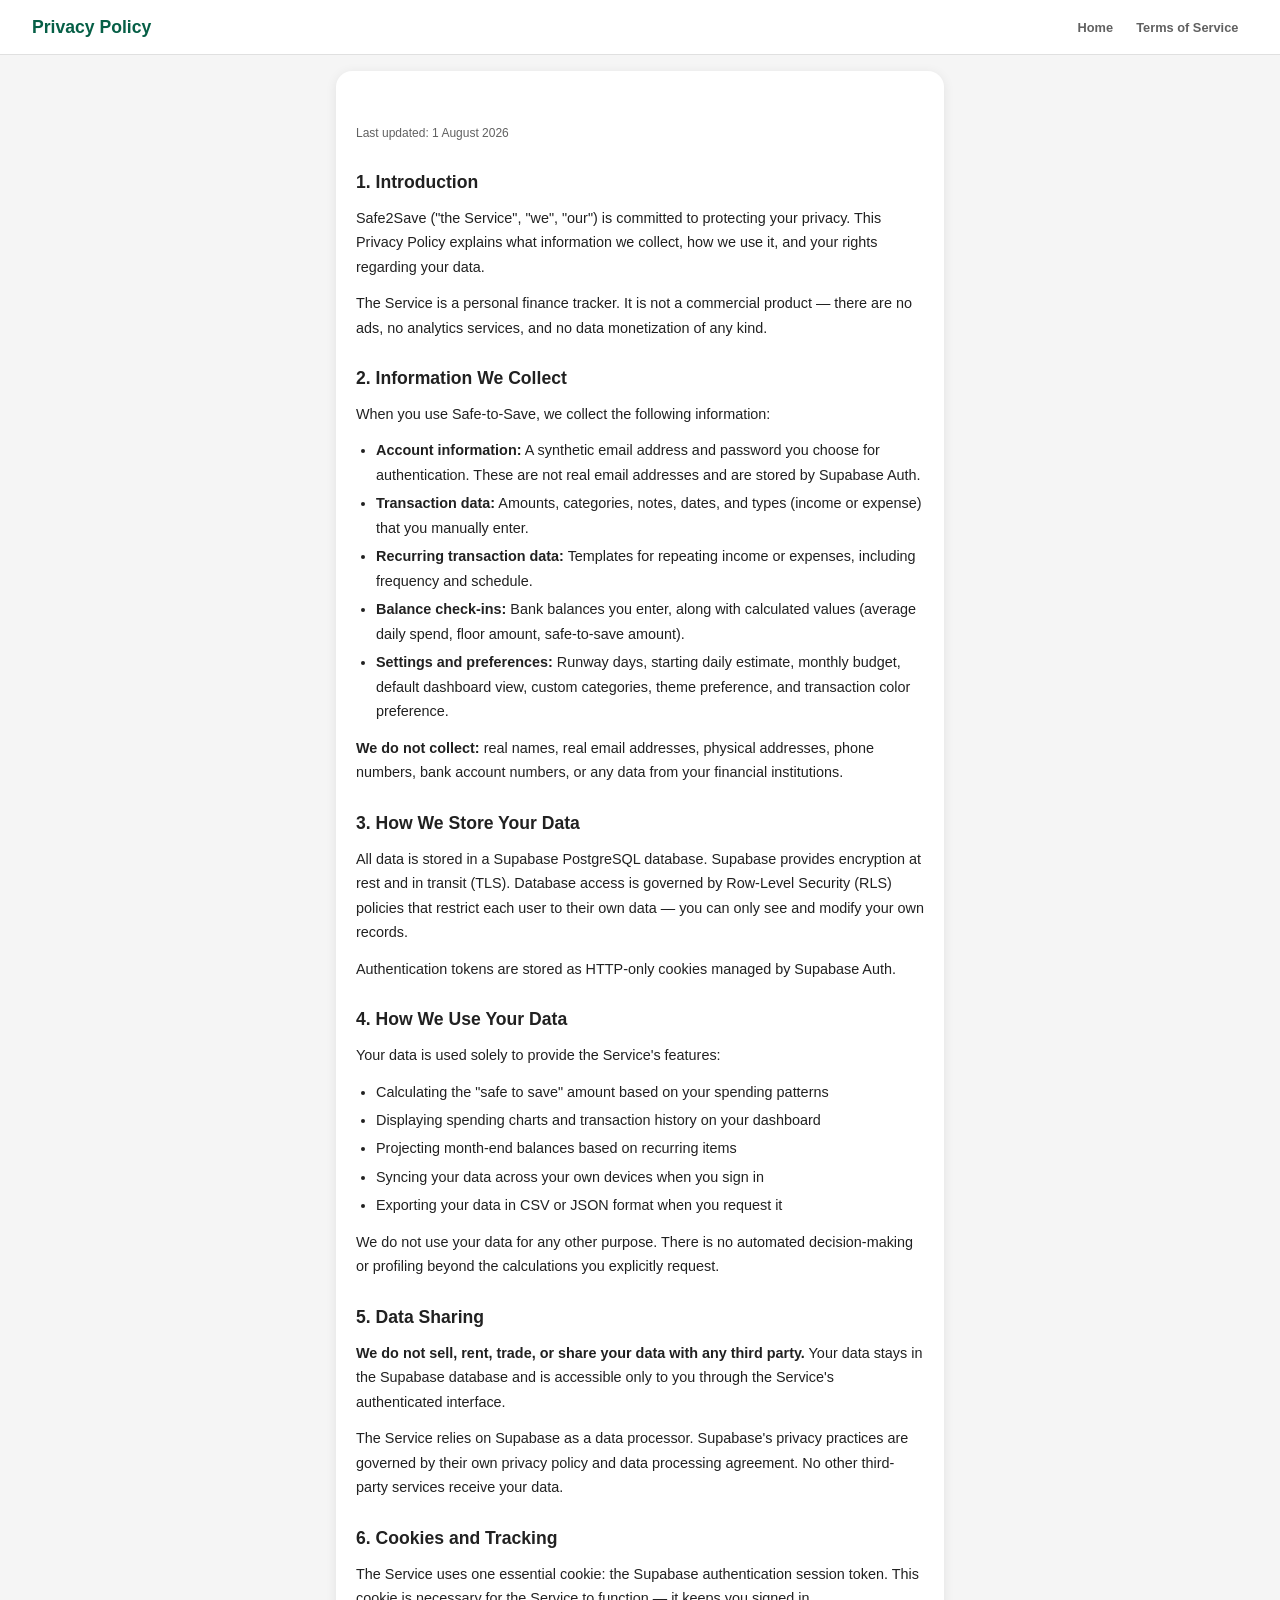
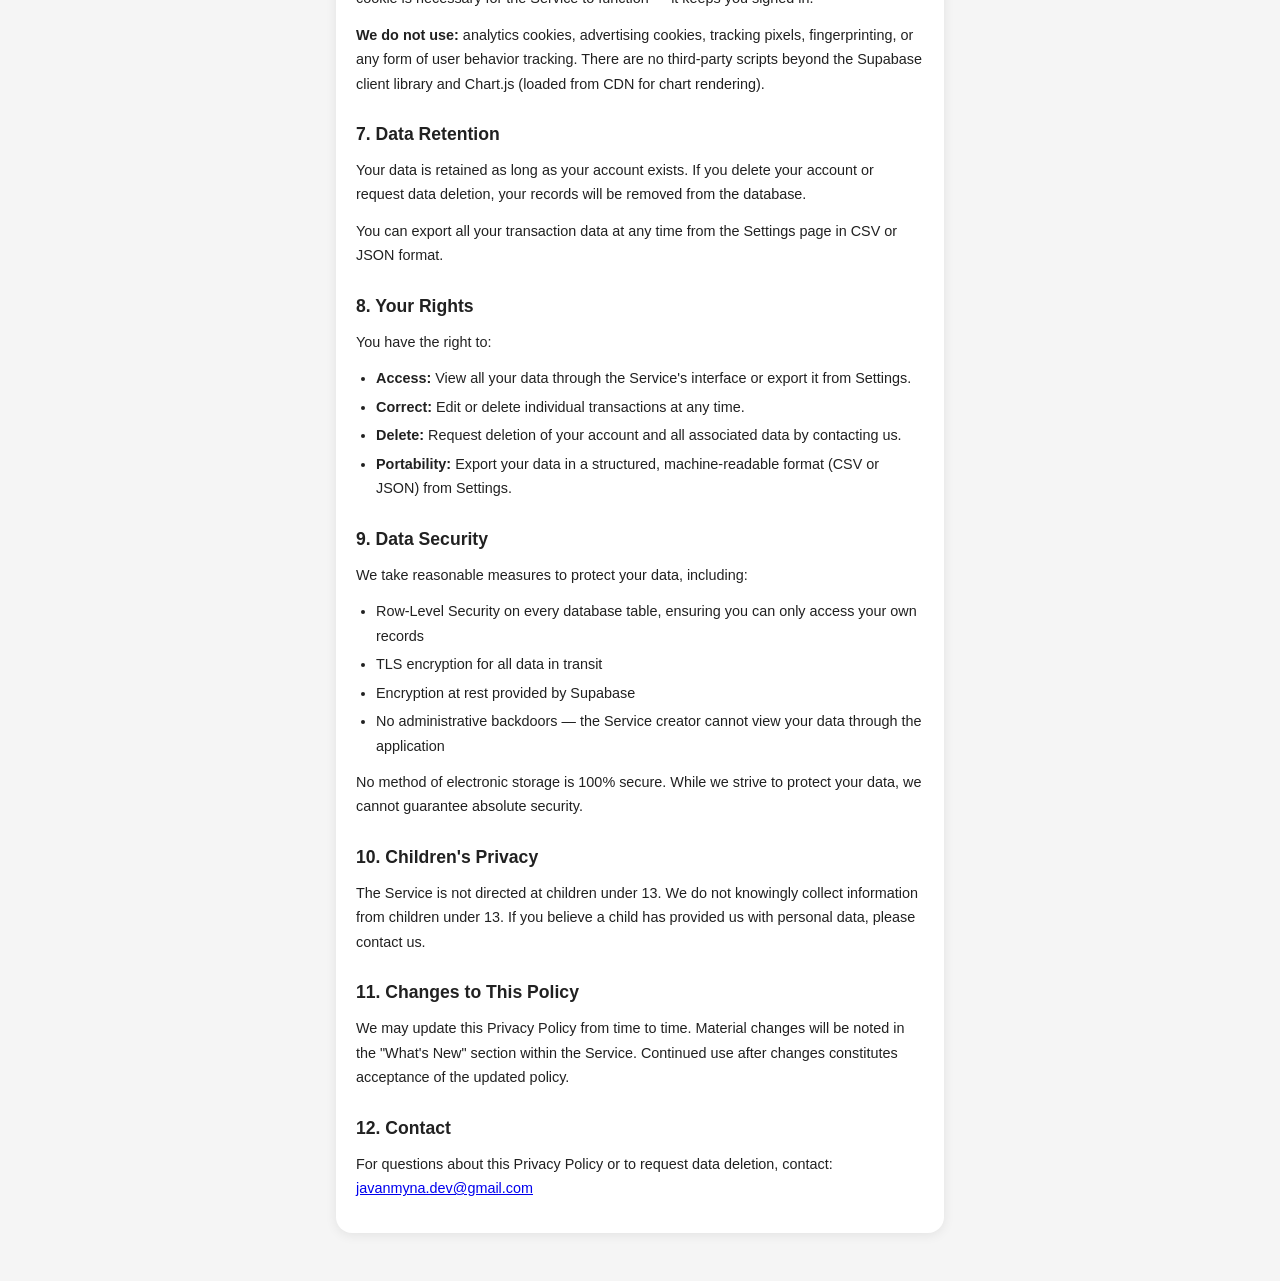
<file: privacy.html>
<!DOCTYPE html>
<html lang="en">
<head>
  <meta charset="UTF-8" />
  <meta name="viewport" content="width=device-width, initial-scale=1.0, viewport-fit=cover" />
  <title>Safe2Save — Privacy Policy</title>
  <link rel="icon" type="image/x-icon" href="favicon/favicon.ico" />
  <link rel="icon" type="image/png" sizes="32x32" href="favicon/favicon-32x32.png" />
  <link rel="icon" type="image/png" sizes="16x16" href="favicon/favicon-16x16.png" />
  <link rel="manifest" href="favicon/site.webmanifest" />
  <link rel="apple-touch-icon" href="favicon/apple-touch-icon.png" />
  <script>(function(){
  var d = document.documentElement;
  var t = localStorage.getItem('theme');
  if (t === 'dark') d.setAttribute('data-theme', 'dark');

  function relLum(hex) {
    var r = parseInt(hex.slice(1,3),16)/255, g = parseInt(hex.slice(3,5),16)/255, b = parseInt(hex.slice(5,7),16)/255;
    function lin(v){ return v <= 0.03928 ? v/12.92 : Math.pow((v+0.055)/1.055, 2.4); }
    return 0.2126*lin(r) + 0.7152*lin(g) + 0.0722*lin(b);
  }
  function contrast(a, b) {
    var la = relLum(a), lb = relLum(b);
    var hi = Math.max(la, lb), lo = Math.min(la, lb);
    return (hi + 0.05) / (lo + 0.05);
  }
  function hslToHex(h, s, l) {
    h = ((h % 360) + 360) % 360; s /= 100; l /= 100;
    var c = (1 - Math.abs(2*l - 1)) * s;
    var x = c * (1 - Math.abs((h/60) % 2 - 1));
    var m = l - c/2;
    var r=0,g=0,b=0;
    if (h < 60) { r=c; g=x; }
    else if (h < 120) { r=x; g=c; }
    else if (h < 180) { g=c; b=x; }
    else if (h < 240) { g=x; b=c; }
    else if (h < 300) { r=x; b=c; }
    else { r=c; b=x; }
    function f(v){ v = Math.round((v+m)*255); return ('0'+v.toString(16)).slice(-2); }
    return '#'+f(r)+f(g)+f(b);
  }
  function accentFor(hue, mode, role) {
    var L, floor, ceil, step, ref;
    if (mode === 'light') { L = 45; floor = 28; ceil = 78; step = -2; ref = '#ffffff'; }
    else if (role === 'fill') { L = 40; floor = 24; ceil = 78; step = -2; ref = '#ffffff'; }
    else { L = 60; floor = 24; ceil = 78; step = 2; ref = '#1a1a1a'; }
    var hex, i = 0;
    while (i < 20) {
      hex = hslToHex(hue, 65, L);
      if (contrast(hex, ref) >= 4.5) break;
      L += step;
      if (L < floor) { L = floor; break; }
      if (L > ceil) { L = ceil; break; }
      i++;
    }
    L = Math.max(floor, Math.min(ceil, L));
    return hslToHex(hue, 65, L);
  }
  window.accentFor = accentFor;

  var a = localStorage.getItem('appTheme') || 'indigo';
  if (a === 'crimson') {
    d.setAttribute('data-accent', 'crimson');
  } else if (a === 'custom') {
    var hue = parseInt(localStorage.getItem('accentHue'), 10);
    if (isNaN(hue) || hue < 0 || hue > 360) hue = 241; // indigo fallback hue
    d.setAttribute('data-accent', 'custom');
    var mode = (t === 'dark') ? 'dark' : 'light';
    d.style.setProperty('--accent', accentFor(hue, mode, 'fill'));
    d.style.setProperty('--accent-fg', accentFor(hue, mode, 'fg'));
  }
  // indigo (default): no data-accent; :root/[data-theme="dark"] provide it
})();</script>
  <link rel="stylesheet" href="css/style.css" />
  <style>
    .legal-content { font-size: 0.9rem; line-height: 1.7; color: var(--text); }
    .legal-content h2 { font-size: 1.1rem; margin: 1.5rem 0 0.5rem; color: var(--text); }
    .legal-content h3 { font-size: 1rem; margin: 1.25rem 0 0.5rem; color: var(--text-secondary); }
    .legal-content p, .legal-content ul { margin-bottom: 0.75rem; }
    .legal-content ul { padding-left: 1.25rem; }
    .legal-content li { margin-bottom: 0.25rem; }
    .legal-content .last-updated { font-size: 0.75rem; color: var(--text-secondary); margin-top: 2rem; }
  </style>
</head>
<body>
  <nav class="nav">
    <span class="nav-title">Privacy Policy</span>
    <div class="desktop-nav">
      <a href="index.html">Home</a>
      <a href="terms.html">Terms of Service</a>
    </div>
    <a href="javascript:history.back()" class="nav-btn nav-mobile-only">Back</a>
  </nav>

  <main class="page">
    <div class="card legal-content">
      <p class="last-updated">Last updated: 1 August 2026</p>

      <h2>1. Introduction</h2>
      <p>
        Safe2Save ("the Service", "we", "our") is committed to protecting your privacy.
        This Privacy Policy explains what information we collect, how we use it, and your
        rights regarding your data.
      </p>
      <p>
        The Service is a personal finance tracker. It is not a commercial product — there
        are no ads, no analytics services, and no data monetization of any kind.
      </p>

      <h2>2. Information We Collect</h2>
      <p>When you use Safe-to-Save, we collect the following information:</p>
      <ul>
        <li><strong>Account information:</strong> A synthetic email address and password you
          choose for authentication. These are not real email addresses and are stored by
          Supabase Auth.</li>
        <li><strong>Transaction data:</strong> Amounts, categories, notes, dates, and types
          (income or expense) that you manually enter.</li>
        <li><strong>Recurring transaction data:</strong> Templates for repeating income or
          expenses, including frequency and schedule.</li>
        <li><strong>Balance check-ins:</strong> Bank balances you enter, along with calculated
          values (average daily spend, floor amount, safe-to-save amount).</li>
        <li><strong>Settings and preferences:</strong> Runway days, starting daily estimate,
          monthly budget, default dashboard view, custom categories, theme preference, and
          transaction color preference.</li>
      </ul>
      <p>
        <strong>We do not collect:</strong> real names, real email addresses, physical addresses,
        phone numbers, bank account numbers, or any data from your financial institutions.
      </p>

      <h2>3. How We Store Your Data</h2>
      <p>
        All data is stored in a Supabase PostgreSQL database. Supabase provides encryption
        at rest and in transit (TLS). Database access is governed by Row-Level Security (RLS)
        policies that restrict each user to their own data — you can only see and modify your
        own records.
      </p>
      <p>
        Authentication tokens are stored as HTTP-only cookies managed by Supabase Auth.
      </p>

      <h2>4. How We Use Your Data</h2>
      <p>Your data is used solely to provide the Service's features:</p>
      <ul>
        <li>Calculating the "safe to save" amount based on your spending patterns</li>
        <li>Displaying spending charts and transaction history on your dashboard</li>
        <li>Projecting month-end balances based on recurring items</li>
        <li>Syncing your data across your own devices when you sign in</li>
        <li>Exporting your data in CSV or JSON format when you request it</li>
      </ul>
      <p>
        We do not use your data for any other purpose. There is no automated decision-making
        or profiling beyond the calculations you explicitly request.
      </p>

      <h2>5. Data Sharing</h2>
      <p>
        <strong>We do not sell, rent, trade, or share your data with any third party.</strong>
        Your data stays in the Supabase database and is accessible only to you through the
        Service's authenticated interface.
      </p>
      <p>
        The Service relies on Supabase as a data processor. Supabase's privacy practices are
        governed by their own privacy policy and data processing agreement. No other third-party
        services receive your data.
      </p>

      <h2>6. Cookies and Tracking</h2>
      <p>
        The Service uses one essential cookie: the Supabase authentication session token.
        This cookie is necessary for the Service to function — it keeps you signed in.
      </p>
      <p>
        <strong>We do not use:</strong> analytics cookies, advertising cookies, tracking pixels,
        fingerprinting, or any form of user behavior tracking. There are no third-party scripts
        beyond the Supabase client library and Chart.js (loaded from CDN for chart rendering).
      </p>

      <h2>7. Data Retention</h2>
      <p>
        Your data is retained as long as your account exists. If you delete your account or
        request data deletion, your records will be removed from the database.
      </p>
      <p>
        You can export all your transaction data at any time from the Settings page in CSV
        or JSON format.
      </p>

      <h2>8. Your Rights</h2>
      <p>You have the right to:</p>
      <ul>
        <li><strong>Access:</strong> View all your data through the Service's interface or
          export it from Settings.</li>
        <li><strong>Correct:</strong> Edit or delete individual transactions at any time.</li>
        <li><strong>Delete:</strong> Request deletion of your account and all associated data
          by contacting us.</li>
        <li><strong>Portability:</strong> Export your data in a structured, machine-readable
          format (CSV or JSON) from Settings.</li>
      </ul>

      <h2>9. Data Security</h2>
      <p>
        We take reasonable measures to protect your data, including:
      </p>
      <ul>
        <li>Row-Level Security on every database table, ensuring you can only access your
          own records</li>
        <li>TLS encryption for all data in transit</li>
        <li>Encryption at rest provided by Supabase</li>
        <li>No administrative backdoors — the Service creator cannot view your data through
          the application</li>
      </ul>
      <p>
        No method of electronic storage is 100% secure. While we strive to protect your data,
        we cannot guarantee absolute security.
      </p>

      <h2>10. Children's Privacy</h2>
      <p>
        The Service is not directed at children under 13. We do not knowingly collect
        information from children under 13. If you believe a child has provided us with
        personal data, please contact us.
      </p>

      <h2>11. Changes to This Policy</h2>
      <p>
        We may update this Privacy Policy from time to time. Material changes will be noted
        in the "What's New" section within the Service. Continued use after changes
        constitutes acceptance of the updated policy.
      </p>

      <h2>12. Contact</h2>
      <p>
        For questions about this Privacy Policy or to request data deletion, contact:
        <a href="mailto:javanmyna.dev@gmail.com">javanmyna.dev@gmail.com</a>
      </p>
    </div>
  </main>
</body>
</html>
</file>
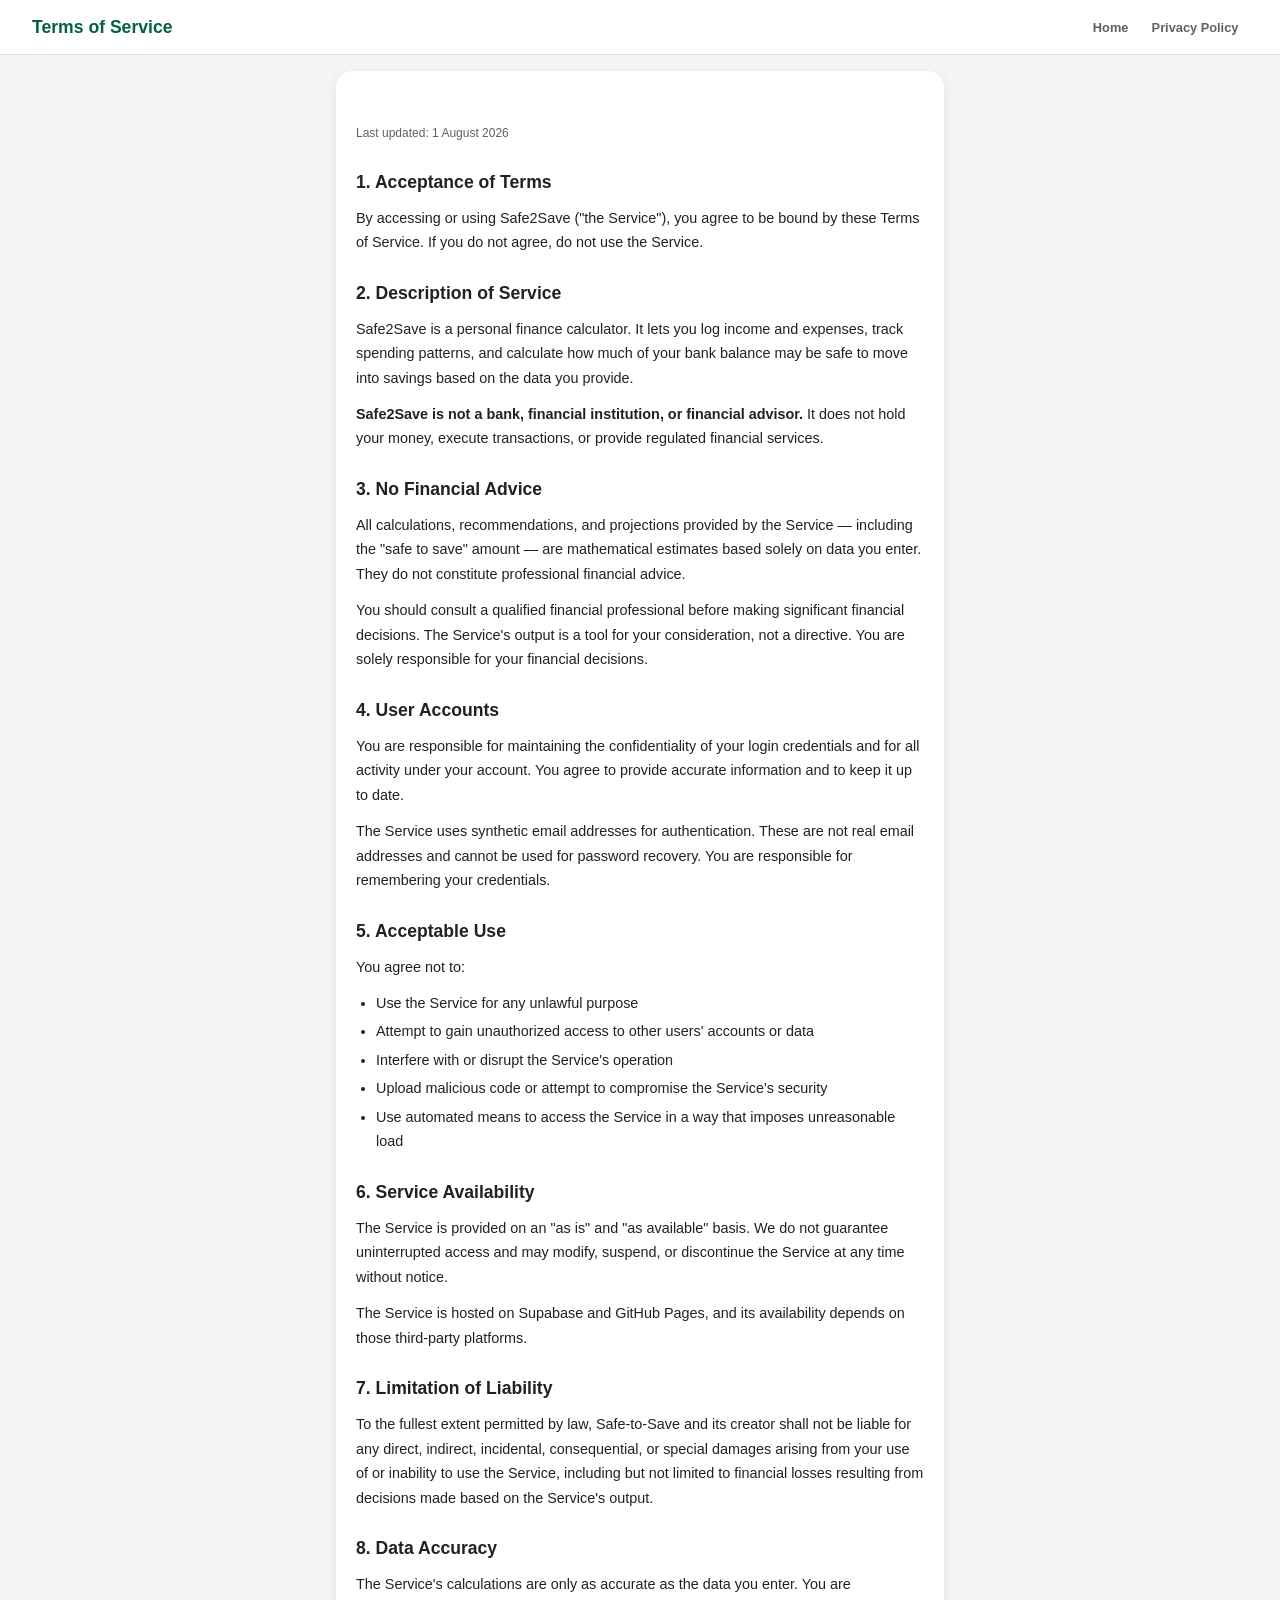
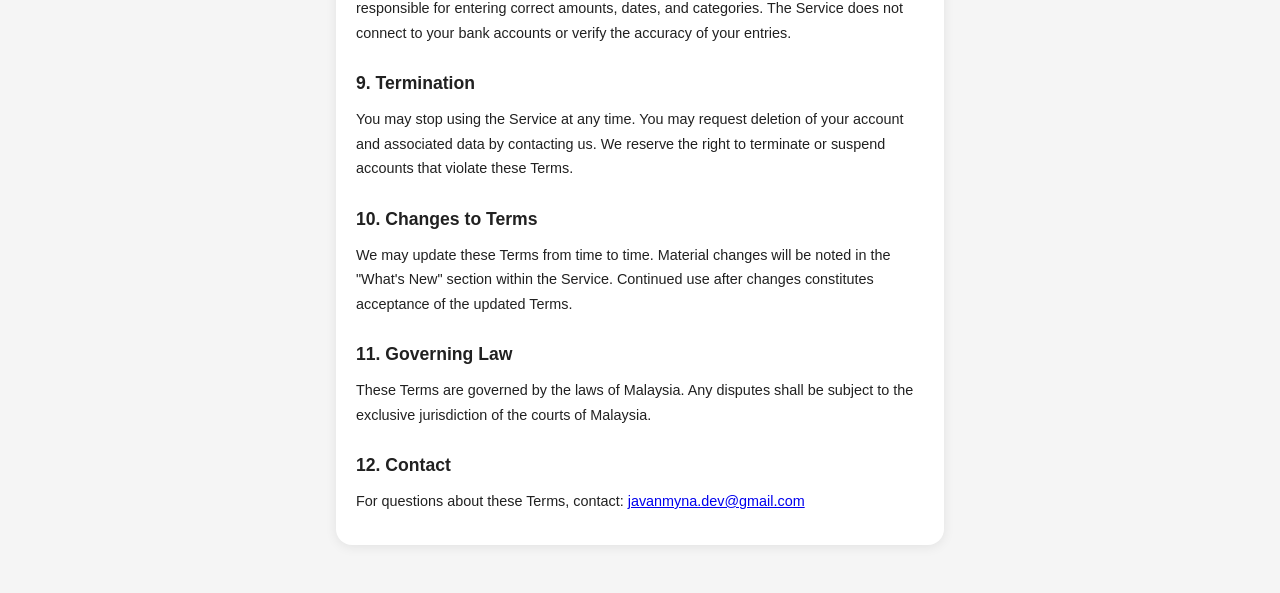
<file: terms.html>
<!DOCTYPE html>
<html lang="en">
<head>
  <meta charset="UTF-8" />
  <meta name="viewport" content="width=device-width, initial-scale=1.0, viewport-fit=cover" />
  <title>Safe2Save — Terms of Service</title>
  <link rel="icon" type="image/x-icon" href="favicon/favicon.ico" />
  <link rel="icon" type="image/png" sizes="32x32" href="favicon/favicon-32x32.png" />
  <link rel="icon" type="image/png" sizes="16x16" href="favicon/favicon-16x16.png" />
  <link rel="manifest" href="favicon/site.webmanifest" />
  <link rel="apple-touch-icon" href="favicon/apple-touch-icon.png" />
  <script>(function(){
  var d = document.documentElement;
  var t = localStorage.getItem('theme');
  if (t === 'dark') d.setAttribute('data-theme', 'dark');

  function relLum(hex) {
    var r = parseInt(hex.slice(1,3),16)/255, g = parseInt(hex.slice(3,5),16)/255, b = parseInt(hex.slice(5,7),16)/255;
    function lin(v){ return v <= 0.03928 ? v/12.92 : Math.pow((v+0.055)/1.055, 2.4); }
    return 0.2126*lin(r) + 0.7152*lin(g) + 0.0722*lin(b);
  }
  function contrast(a, b) {
    var la = relLum(a), lb = relLum(b);
    var hi = Math.max(la, lb), lo = Math.min(la, lb);
    return (hi + 0.05) / (lo + 0.05);
  }
  function hslToHex(h, s, l) {
    h = ((h % 360) + 360) % 360; s /= 100; l /= 100;
    var c = (1 - Math.abs(2*l - 1)) * s;
    var x = c * (1 - Math.abs((h/60) % 2 - 1));
    var m = l - c/2;
    var r=0,g=0,b=0;
    if (h < 60) { r=c; g=x; }
    else if (h < 120) { r=x; g=c; }
    else if (h < 180) { g=c; b=x; }
    else if (h < 240) { g=x; b=c; }
    else if (h < 300) { r=x; b=c; }
    else { r=c; b=x; }
    function f(v){ v = Math.round((v+m)*255); return ('0'+v.toString(16)).slice(-2); }
    return '#'+f(r)+f(g)+f(b);
  }
  function accentFor(hue, mode, role) {
    var L, floor, ceil, step, ref;
    if (mode === 'light') { L = 45; floor = 28; ceil = 78; step = -2; ref = '#ffffff'; }
    else if (role === 'fill') { L = 40; floor = 24; ceil = 78; step = -2; ref = '#ffffff'; }
    else { L = 60; floor = 24; ceil = 78; step = 2; ref = '#1a1a1a'; }
    var hex, i = 0;
    while (i < 20) {
      hex = hslToHex(hue, 65, L);
      if (contrast(hex, ref) >= 4.5) break;
      L += step;
      if (L < floor) { L = floor; break; }
      if (L > ceil) { L = ceil; break; }
      i++;
    }
    L = Math.max(floor, Math.min(ceil, L));
    return hslToHex(hue, 65, L);
  }
  window.accentFor = accentFor;

  var a = localStorage.getItem('appTheme') || 'indigo';
  if (a === 'crimson') {
    d.setAttribute('data-accent', 'crimson');
  } else if (a === 'custom') {
    var hue = parseInt(localStorage.getItem('accentHue'), 10);
    if (isNaN(hue) || hue < 0 || hue > 360) hue = 241; // indigo fallback hue
    d.setAttribute('data-accent', 'custom');
    var mode = (t === 'dark') ? 'dark' : 'light';
    d.style.setProperty('--accent', accentFor(hue, mode, 'fill'));
    d.style.setProperty('--accent-fg', accentFor(hue, mode, 'fg'));
  }
  // indigo (default): no data-accent; :root/[data-theme="dark"] provide it
})();</script>
  <link rel="stylesheet" href="css/style.css" />
  <style>
    .legal-content { font-size: 0.9rem; line-height: 1.7; color: var(--text); }
    .legal-content h2 { font-size: 1.1rem; margin: 1.5rem 0 0.5rem; color: var(--text); }
    .legal-content h3 { font-size: 1rem; margin: 1.25rem 0 0.5rem; color: var(--text-secondary); }
    .legal-content p, .legal-content ul { margin-bottom: 0.75rem; }
    .legal-content ul { padding-left: 1.25rem; }
    .legal-content li { margin-bottom: 0.25rem; }
    .legal-content .last-updated { font-size: 0.75rem; color: var(--text-secondary); margin-top: 2rem; }
  </style>
</head>
<body>
  <nav class="nav">
    <span class="nav-title">Terms of Service</span>
    <div class="desktop-nav">
      <a href="index.html">Home</a>
      <a href="privacy.html">Privacy Policy</a>
    </div>
    <a href="javascript:history.back()" class="nav-btn nav-mobile-only">Back</a>
  </nav>

  <main class="page">
    <div class="card legal-content">
      <p class="last-updated">Last updated: 1 August 2026</p>

      <h2>1. Acceptance of Terms</h2>
      <p>
        By accessing or using Safe2Save ("the Service"), you agree to be bound by these Terms of Service.
        If you do not agree, do not use the Service.
      </p>

      <h2>2. Description of Service</h2>
      <p>
        Safe2Save is a personal finance calculator. It lets you log income and expenses,
        track spending patterns, and calculate how much of your bank balance may be safe to
        move into savings based on the data you provide.
      </p>
      <p>
        <strong>Safe2Save is not a bank, financial institution, or financial advisor.</strong>
        It does not hold your money, execute transactions, or provide regulated financial services.
      </p>

      <h2>3. No Financial Advice</h2>
      <p>
        All calculations, recommendations, and projections provided by the Service — including
        the "safe to save" amount — are mathematical estimates based solely on data you enter.
        They do not constitute professional financial advice.
      </p>
      <p>
        You should consult a qualified financial professional before making significant
        financial decisions. The Service's output is a tool for your consideration, not a
        directive. You are solely responsible for your financial decisions.
      </p>

      <h2>4. User Accounts</h2>
      <p>
        You are responsible for maintaining the confidentiality of your login credentials and
        for all activity under your account. You agree to provide accurate information and to
        keep it up to date.
      </p>
      <p>
        The Service uses synthetic email addresses for authentication. These are not real email
        addresses and cannot be used for password recovery. You are responsible for remembering
        your credentials.
      </p>

      <h2>5. Acceptable Use</h2>
      <p>You agree not to:</p>
      <ul>
        <li>Use the Service for any unlawful purpose</li>
        <li>Attempt to gain unauthorized access to other users' accounts or data</li>
        <li>Interfere with or disrupt the Service's operation</li>
        <li>Upload malicious code or attempt to compromise the Service's security</li>
        <li>Use automated means to access the Service in a way that imposes unreasonable load</li>
      </ul>

      <h2>6. Service Availability</h2>
      <p>
        The Service is provided on an "as is" and "as available" basis. We do not guarantee
        uninterrupted access and may modify, suspend, or discontinue the Service at any time
        without notice.
      </p>
      <p>
        The Service is hosted on Supabase and GitHub Pages, and its availability depends on
        those third-party platforms.
      </p>

      <h2>7. Limitation of Liability</h2>
      <p>
        To the fullest extent permitted by law, Safe-to-Save and its creator shall not be
        liable for any direct, indirect, incidental, consequential, or special damages arising
        from your use of or inability to use the Service, including but not limited to
        financial losses resulting from decisions made based on the Service's output.
      </p>

      <h2>8. Data Accuracy</h2>
      <p>
        The Service's calculations are only as accurate as the data you enter. You are
        responsible for entering correct amounts, dates, and categories. The Service does
        not connect to your bank accounts or verify the accuracy of your entries.
      </p>

      <h2>9. Termination</h2>
      <p>
        You may stop using the Service at any time. You may request deletion of your account
        and associated data by contacting us. We reserve the right to terminate or suspend
        accounts that violate these Terms.
      </p>

      <h2>10. Changes to Terms</h2>
      <p>
        We may update these Terms from time to time. Material changes will be noted in the
        "What's New" section within the Service. Continued use after changes constitutes
        acceptance of the updated Terms.
      </p>

      <h2>11. Governing Law</h2>
      <p>
        These Terms are governed by the laws of Malaysia. Any disputes shall be subject to
        the exclusive jurisdiction of the courts of Malaysia.
      </p>

      <h2>12. Contact</h2>
      <p>
        For questions about these Terms, contact:
        <a href="mailto:javanmyna.dev@gmail.com">javanmyna.dev@gmail.com</a>
      </p>
    </div>
  </main>
</body>
</html>
</file>
<file: css/style.css>
*,
*::before,
*::after {
  box-sizing: border-box;
  margin: 0;
  padding: 0;
}

:root {
  --green: #10B981;
  --green-light: #d1fae5;
  --green-dark: #065f46;
  --red: #EF4444;
  --red-light: #fee2e2;
  --accent: #6366F1;
  --accent-fg: #6366F1;
  --bg: #f5f5f5;
  --surface: #ffffff;
  --text: #212121;
  --text-secondary: #616161;
  --border: #e0e0e0;
  --radius: 16px;
  --radius-sm: 12px;
  --shadow: 0 2px 12px rgba(0, 0, 0, 0.08);
  --shadow-lg: 0 8px 30px rgba(0, 0, 0, 0.12);
  --font: -apple-system, BlinkMacSystemFont, "Segoe UI", Roboto, "Helvetica Neue", sans-serif;
}

[data-theme="dark"] {
  --green: #34D399;
  --green-light: #064e3b;
  --green-dark: #6EE7B7;
  --red: #F87171;
  --red-light: #450a0a;
  --bg: #0F0F0F;
  --surface: #1A1A1A;
  --text: #F3F4F6;
  --text-secondary: #9CA3AF;
  --border: #262626;
  --accent-fg: #7C9CFF;
  --shadow: 0 4px 24px rgba(0, 0, 0, 0.4);
  --shadow-lg: 0 8px 36px rgba(0, 0, 0, 0.6);
}

[data-accent="crimson"]                        { --accent: #C62828; --accent-fg: #C62828; }
[data-accent="crimson"][data-theme="dark"]     { --accent-fg: #EF5350; }
/* no [data-accent="custom"] rule — the inline <head> snippet injects
   --accent/--accent-fg directly; cascade falls back to Indigo otherwise */

[data-theme="dark"] .auth-page {
  background: linear-gradient(160deg, #022c22 0%, #1A1A1A 40%, #0F0F0F 100%);
}

html {
  font-size: 16px;
  -webkit-text-size-adjust: 100%;
}

body {
  font-family: var(--font);
  background: var(--bg);
  color: var(--text);
  min-height: 100dvh;
  line-height: 1.5;
  padding-bottom: env(safe-area-inset-bottom, 0);
}

body.no-nav {
  padding-bottom: 0;
}

input,
select,
button,
textarea {
  font-family: inherit;
  font-size: inherit;
}

/* ---- Auth pages (centered card) ---- */
.auth-page {
  display: flex;
  align-items: center;
  justify-content: center;
  min-height: 100dvh;
  padding: 1.5rem;
  background: linear-gradient(160deg, #d1fae5 0%, #a7f3d0 40%, #6ee7b7 100%);
}

.auth-card {
  width: 100%;
  max-width: 380px;
  background: var(--surface);
  border-radius: var(--radius);
  padding: 2rem 1.5rem;
  box-shadow: var(--shadow-lg);
}

.auth-card h1 {
  font-size: 1.5rem;
  font-weight: 700;
  color: var(--green-dark);
  margin-bottom: 0.25rem;
}

.auth-card .subtitle {
  color: var(--text-secondary);
  font-size: 0.875rem;
  margin-bottom: 1.5rem;
}

/* ---- Nav bar ---- */
.nav {
  background: var(--surface);
  border-bottom: 1px solid var(--border);
  padding: 0.75rem 1rem;
  display: flex;
  align-items: center;
  justify-content: space-between;
  position: sticky;
  top: 0;
  z-index: 100;
  gap: 0.5rem;
}

.nav-title {
  font-weight: 700;
  font-size: 1.1rem;
  color: var(--green-dark);
  white-space: nowrap;
}

.nav-actions {
  display: flex;
  gap: 0.5rem;
}

.desktop-nav {
  display: none;
  gap: 0.25rem;
  align-items: center;
}

.desktop-nav a {
  text-decoration: none;
  font-size: 0.8rem;
  font-weight: 600;
  color: var(--text-secondary);
  padding: 0.35rem 0.6rem;
  border-radius: var(--radius-sm);
  transition: background 0.15s, color 0.15s;
  white-space: nowrap;
}

.desktop-nav a:hover {
  background: var(--bg);
}

.desktop-nav a.active {
  color: var(--accent-fg);
  background: var(--green-light);
}

.nav-btn {
  background: none;
  border: 1px solid var(--border);
  border-radius: var(--radius-sm);
  padding: 0.4rem 0.75rem;
  font-size: 0.8rem;
  color: var(--text-secondary);
  cursor: pointer;
  transition: background 0.15s;
  white-space: nowrap;
}

.nav-btn:hover {
  background: var(--bg);
}

.nav-btn.primary {
  background: var(--green);
  color: white;
  border-color: var(--green);
}

.nav-btn.primary:hover {
  background: var(--green-dark);
}

.nav-mobile-only {
  display: initial;
}

/* ---- Bottom tab bar ---- */
.tab-bar {
  position: fixed;
  bottom: 0;
  left: 0;
  right: 0;
  background: var(--surface);
  border-top: 1px solid var(--border);
  display: flex;
  padding: 0.25rem 0;
  padding-bottom: max(0.25rem, env(safe-area-inset-bottom, 0));
  z-index: 100;
}

.tab-bar a {
  flex: 1;
  display: flex;
  flex-direction: column;
  align-items: center;
  justify-content: center;
  gap: 0.15rem;
  padding: 0.4rem 0;
  text-decoration: none;
  color: var(--text-secondary);
  font-size: 0.65rem;
  font-weight: 500;
  transition: color 0.15s;
}

.tab-bar a.active {
  color: var(--accent-fg);
}

.tab-bar a .tab-icon {
  font-size: 1.25rem;
  line-height: 1;
}

/* ---- Layout ---- */
.page {
  max-width: 640px;
  margin: 0 auto;
  padding: 1rem 1rem 5rem;
}

.page.auth-page {
  max-width: 100%;
  padding: 1.5rem;
}

/* ---- Cards ---- */
.card {
  background: var(--surface);
  border-radius: var(--radius);
  padding: 1.25rem;
  box-shadow: var(--shadow);
  margin-bottom: 1rem;
  animation: cardIn 300ms cubic-bezier(0.16, 1, 0.3, 1);
}

.card h2 {
  font-size: 1rem;
  font-weight: 600;
  margin-bottom: 0.75rem;
}

.card h3 {
  font-size: 0.85rem;
  font-weight: 600;
  color: var(--text-secondary);
  text-transform: uppercase;
  letter-spacing: 0.05em;
  margin-bottom: 0.5rem;
}

/* ---- Form elements ---- */
.form-group {
  margin-bottom: 1rem;
}

.form-group label {
  display: block;
  font-size: 0.8rem;
  font-weight: 600;
  color: var(--text-secondary);
  margin-bottom: 0.3rem;
}

.form-group input,
.form-group select,
.form-group textarea {
  width: 100%;
  padding: 0.65rem 0.75rem;
  border: 1px solid var(--border);
  border-radius: var(--radius-sm);
  background: var(--surface);
  color: var(--text);
  transition: border-color 0.15s;
  -webkit-appearance: none;
  appearance: none;
}

.form-group input:focus,
.form-group select:focus,
.form-group textarea:focus {
  outline: none;
  border-color: var(--accent-fg);
  box-shadow: 0 0 0 3px var(--green-light);
}

.form-group textarea {
  resize: vertical;
  min-height: 60px;
}

.btn {
  display: inline-flex;
  align-items: center;
  justify-content: center;
  padding: 0.7rem 1.25rem;
  border: none;
  border-radius: var(--radius-sm);
  font-weight: 600;
  font-size: 0.9rem;
  cursor: pointer;
  transition: transform 100ms, background 0.15s;
  -webkit-appearance: none;
  appearance: none;
  min-width: 100px;
}

.btn:active {
  transform: scale(0.97);
}

.btn-primary {
  background: var(--green);
  color: white;
}

.btn-primary:hover {
  background: var(--green-dark);
}

.btn-block {
  width: 100%;
}

.btn-outline {
  background: none;
  border: 1px solid var(--border);
  color: var(--text);
}

.btn-outline:hover {
  background: var(--bg);
}

.btn-sm {
  padding: 0.4rem 0.75rem;
  font-size: 0.8rem;
}

/* ---- Alert / Toast ---- */
.toast {
  position: fixed;
  top: 1rem;
  left: 50%;
  transform: translateX(-50%);
  background: var(--red);
  color: white;
  padding: 0.6rem 1rem;
  border-radius: var(--radius-sm);
  font-size: 0.85rem;
  font-weight: 500;
  z-index: 200;
  box-shadow: var(--shadow-lg);
  opacity: 0;
  pointer-events: none;
  transition: opacity 0.2s;
  max-width: 90vw;
  text-align: center;
}

.toast.show {
  opacity: 1;
  pointer-events: auto;
}

.toast.success {
  background: var(--green);
}

/* ---- Chart containers ---- */
.chart-tabs {
  display: flex;
  gap: 0;
  margin-bottom: 1rem;
  border-radius: var(--radius-sm);
  overflow: hidden;
  border: 1px solid var(--border);
}

.chart-tab {
  flex: 1;
  padding: 0.5rem;
  text-align: center;
  font-size: 0.8rem;
  font-weight: 600;
  background: var(--surface);
  color: var(--text-secondary);
  border: none;
  cursor: pointer;
  transition: background 0.15s, color 0.15s;
}

.chart-tab.active {
  background: var(--accent);
  color: white;
}

/* ---- Type toggle (Expense / Income) ---- */
.type-toggle {
  display: flex;
  border-radius: var(--radius-sm);
  overflow: hidden;
  border: 1px solid var(--border);
}

.type-btn {
  flex: 1;
  padding: 0.55rem;
  text-align: center;
  font-size: 0.85rem;
  font-weight: 600;
  background: var(--surface);
  color: var(--text-secondary);
  border: none;
  cursor: pointer;
  transition: background 0.15s, color 0.15s;
}

.type-btn.active {
  background: var(--accent);
  color: white;
}

/* ---- Savings overview ---- */
.net-flow {
  font-size: 1.5rem;
  font-weight: 700;
  margin-bottom: 0.25rem;
}

.net-flow.positive {
  color: var(--green);
}

.net-flow.negative {
  color: var(--red);
}

/* ---- Donut legend ---- */
.donut-legend {
  display: flex;
  flex-wrap: wrap;
  gap: 0.4rem;
  margin-top: 0.75rem;
}

.donut-legend-item {
  display: flex;
  align-items: center;
  gap: 0.3rem;
  font-size: 0.7rem;
  cursor: pointer;
  padding: 0.2rem 0.45rem;
  border-radius: 99px;
  transition: background 0.15s;
  border: 1px solid transparent;
}

.donut-legend-item:hover {
  background: var(--bg);
}

.donut-legend-item.dimmed {
  opacity: 0.35;
}

.donut-legend-swatch {
  width: 10px;
  height: 10px;
  border-radius: 2px;
  flex-shrink: 0;
}

/* ---- Clear filters ---- */
.clear-filters {
  display: inline-flex;
  align-items: center;
  gap: 0.25rem;
  font-size: 0.7rem;
  padding: 0.25rem 0.6rem;
  border-radius: 99px;
  border: 1px dashed var(--red);
  background: none;
  color: var(--red);
  cursor: pointer;
  margin-bottom: 0.5rem;
  transition: background 0.15s;
}

.clear-filters:hover {
  background: var(--red-light);
}

/* ---- Overview segmented control ---- */
.overview-tabs {
  display: flex;
  gap: 0;
  margin-bottom: 1rem;
  border-radius: var(--radius-sm);
  overflow: hidden;
  border: 1px solid var(--border);
}

.overview-tab {
  flex: 1;
  padding: 0.45rem;
  text-align: center;
  font-size: 0.78rem;
  font-weight: 600;
  background: var(--surface);
  color: var(--text-secondary);
  border: none;
  cursor: pointer;
  transition: background 0.15s, color 0.15s;
}

.overview-tab.active {
  background: var(--accent);
  color: white;
}

.chart-total {
  font-size: 1.5rem;
  font-weight: 700;
  color: var(--accent-fg);
  margin-bottom: 0.25rem;
}

.chart-label {
  font-size: 0.75rem;
  color: var(--text-secondary);
  margin-bottom: 1rem;
}

.chart-wrap {
  position: relative;
  width: 100%;
  margin-bottom: 0.5rem;
}

.chart-wrap canvas {
  width: 100% !important;
  max-height: 300px;
}

/* ---- Balance check result ---- */
.result-grid {
  display: grid;
  grid-template-columns: 1fr 1fr;
  gap: 0.75rem;
  margin-bottom: 1rem;
}

.result-grid .result-item.highlight {
  grid-column: 1 / -1;
}

.result-item {
  background: var(--bg);
  border-radius: var(--radius-sm);
  padding: 0.75rem;
  text-align: center;
}

.result-item .result-label {
  font-size: 0.7rem;
  font-weight: 600;
  color: var(--text-secondary);
  text-transform: uppercase;
  letter-spacing: 0.05em;
  margin-bottom: 0.25rem;
}

.result-item .result-value {
  font-size: 1.1rem;
  font-weight: 700;
  color: var(--text);
}

.result-item.highlight {
  background: var(--green-light);
  border: 2px solid var(--green);
}

.result-item.highlight .result-value {
  color: var(--green-dark);
}

.result-summary {
  font-size: 0.9rem;
  color: var(--text-secondary);
  line-height: 1.6;
  padding: 0.75rem;
  background: var(--bg);
  border-radius: var(--radius-sm);
}

/* ---- Spending row ---- */
.spend-row {
  display: flex;
  align-items: center;
  justify-content: space-between;
  padding: 0.5rem 0;
  border-bottom: 1px solid var(--border);
}

.spend-row:last-child {
  border-bottom: none;
}

.spend-row .spend-amount,
.tx-row .spend-amount {
  font-weight: 600;
  color: var(--red);
  white-space: nowrap;
}

.spend-row .spend-amount.income,
.tx-row .spend-amount.income {
  color: var(--green);
}

/* ---- Transaction color toggle ---- */
[data-tx-colors="off"] .spend-row .spend-amount,
[data-tx-colors="off"] .spend-row .spend-amount.income,
[data-tx-colors="off"] .tx-row .spend-amount,
[data-tx-colors="off"] .tx-row .spend-amount.income {
  color: var(--text);
}

.spend-row .spend-meta {
  font-size: 0.75rem;
  color: var(--text-secondary);
}

.spend-category {
  display: inline-block;
  background: var(--bg);
  padding: 0.15rem 0.5rem 0.15rem 0.65rem;
  border-radius: 99px;
  font-size: 0.75rem;
  font-weight: 600;
  text-transform: uppercase;
  letter-spacing: 0.05em;
  color: var(--text-secondary);
}

/* ---- Empty state ---- */
.empty-state {
  text-align: center;
  padding: 2rem 1rem;
  color: var(--text-secondary);
}

.empty-state .empty-icon {
  font-size: 2.5rem;
  margin-bottom: 0.5rem;
  opacity: 0.5;
}

.empty-state p {
  font-size: 0.875rem;
}

/* ---- Check-in history ---- */
.history-row {
  display: flex;
  justify-content: space-between;
  align-items: center;
  padding: 0.5rem 0;
  border-bottom: 1px solid var(--border);
  font-size: 0.85rem;
}

.history-row:last-child {
  border-bottom: none;
}

.history-date {
  color: var(--text-secondary);
  font-size: 0.75rem;
}

/* ---- Auth toggle link ---- */
.auth-toggle {
  text-align: center;
  margin-top: 1rem;
  font-size: 0.85rem;
  color: var(--text-secondary);
}

.auth-toggle a {
  color: var(--accent-fg);
  text-decoration: none;
  font-weight: 600;
}

/* ---- Misc ---- */
.text-center {
  text-align: center;
}

@keyframes cardIn {
  from { opacity: 0; transform: translateY(8px); }
  to { opacity: 1; transform: translateY(0); }
}

.mt-1 {
  margin-top: 0.5rem;
}

.mt-2 {
  margin-top: 1rem;
}

.mb-1 {
  margin-bottom: 0.5rem;
}

.mb-2 {
  margin-bottom: 1rem;
}

.currency {
  font-feature-settings: "tnum";
  font-variant-numeric: tabular-nums;
}

.loading {
  opacity: 0.6;
  pointer-events: none;
}

/* ---- Quick-add FAB ---- */
.fab {
  position: fixed;
  bottom: 5rem;
  right: max(1.25rem, calc((100% - 640px) / 2 + 1.25rem));
  width: 56px;
  height: 56px;
  border-radius: 50%;
  background: var(--accent);
  color: white;
  font-size: 1.6rem;
  border: none;
  box-shadow: var(--shadow-lg);
  cursor: pointer;
  display: flex;
  align-items: center;
  justify-content: center;
  z-index: 90;
  transition: transform 0.1s, background 0.15s;
}

.fab:active {
  transform: scale(0.92);
}

.fab:hover {
  background: var(--green);
}

@media (min-width: 640px) {
  .fab {
    bottom: 1.5rem;
  }
}

/* ---- Danger zone in settings ---- */
.danger-zone {
  border: 1px solid var(--red);
  border-radius: var(--radius);
  padding: 1rem;
  margin-top: 1rem;
}

.danger-zone h3 {
  color: var(--red);
}

/* ---- Responsive ---- */
@media (min-width: 640px) {
  .tab-bar {
    display: none;
  }

  .page {
    padding-bottom: 2rem;
  }

  body {
    padding-bottom: 0;
  }

  .nav {
    padding: 0.75rem 2rem;
  }

  .desktop-nav {
    display: flex;
    gap: 0.25rem;
  }

  .nav-mobile-only {
    display: none !important;
  }

  .result-grid {
    grid-template-columns: 1fr 1fr 1fr;
  }

  .result-grid .result-item.highlight {
    grid-column: auto;
  }
}

  .cat-chips-wrap {
    display: flex;
    align-items: center;
    gap: 0.25rem;
  }

  .cat-chips-wrap::after {
    display: none;
  }

  .cat-scroll-arrow {
    display: flex;
  }

/* ---- Category chips ---- */
.cat-chips-wrap { position: relative; }
.cat-chips-wrap::after {
  content: "";
  position: absolute; top: 0; right: 0; bottom: 0.5rem; width: 24px;
  background: linear-gradient(to right, transparent, var(--surface));
  pointer-events: none;
}

.cat-chips {
  display: flex;
  flex-wrap: nowrap;
  overflow-x: auto;
  gap: 0.5rem;
  padding: 0.25rem 0 0.5rem;
  -webkit-overflow-scrolling: touch;
  scrollbar-width: none;
}

.cat-chips::-webkit-scrollbar {
  display: none;
}

.cat-chip {
  flex-shrink: 0;
  display: flex;
  flex-direction: column;
  align-items: center;
  gap: 0.2rem;
  padding: 0.5rem 0.75rem;
  border: 2px solid var(--border);
  border-radius: var(--radius);
  background: var(--surface);
  cursor: pointer;
  transition: border-color 0.15s, background 0.15s;
  min-width: 60px;
  font-size: 0.7rem;
  font-weight: 600;
  color: var(--text-secondary);
  user-select: none;
}

.cat-chip.selected {
  border-color: var(--green);
  background: var(--green-light);
  color: var(--green-dark);
}

.cat-chip .cat-emoji {
  font-size: 1.3rem;
  line-height: 1;
}

.cat-chip-add {
  border-style: dashed;
  color: var(--text-secondary);
}

/* ---- Category scroll arrows (desktop) ---- */
.cat-scroll-arrow {
  display: none;
  flex-shrink: 0;
  width: 28px;
  height: 28px;
  border-radius: 50%;
  border: 1px solid var(--border);
  background: var(--surface);
  color: var(--text-secondary);
  font-size: 0.65rem;
  cursor: pointer;
  align-items: center;
  justify-content: center;
  box-shadow: 0 1px 3px rgba(0,0,0,0.08);
  padding: 0;
  line-height: 1;
}

.cat-scroll-arrow:active {
  background: var(--bg);
}

.cat-scroll-arrow.hidden {
  visibility: hidden;
  pointer-events: none;
}

/* ---- Collapsible section ---- */
.collapse-toggle {
  display: flex;
  align-items: center;
  gap: 0.4rem;
  font-size: 0.8rem;
  font-weight: 600;
  color: var(--text-secondary);
  cursor: pointer;
  padding: 0.5rem 0;
  background: none;
  border: none;
  width: 100%;
  text-align: left;
}

.collapse-toggle .arrow {
  transition: transform 0.2s;
  font-size: 0.7rem;
}

.collapse-toggle.open .arrow {
  transform: rotate(90deg);
}

.collapse-body {
  display: none;
  padding-bottom: 0.5rem;
}

.collapse-body.open {
  display: block;
}

/* ---- Swipe row (touch devices) ---- */
.tx-row {
  position: relative;
  overflow: hidden;
  border-bottom: 1px solid var(--border);
}

.tx-row:last-child {
  border-bottom: none;
}

.tx-row .swipe-bg {
  position: absolute;
  inset: 0;
  display: flex;
  align-items: center;
  justify-content: space-between;
  pointer-events: none;
}

.tx-row .swipe-bg span {
  display: flex;
  align-items: center;
  justify-content: center;
  width: 80px;
  height: 100%;
  font-size: 0.7rem;
  font-weight: 700;
  color: white;
}

.tx-row .swipe-bg .bg-edit {
  background: var(--green);
  margin-left: auto;
}

.tx-row .swipe-bg .bg-delete {
  background: var(--red);
}

.tx-row .tx-content {
  position: relative;
  z-index: 1;
  background: var(--surface);
  display: flex;
  align-items: center;
  justify-content: space-between;
  padding: 0.6rem 0.75rem;
  transition: transform 0.2s ease;
  touch-action: pan-y;
  min-height: 3.2rem;
}

/* ---- Swipe progressive feedback ---- */
.sw-left-33 .swipe-bg .bg-edit,
.sw-left-66 .swipe-bg .bg-edit,
.sw-left-100 .swipe-bg .bg-edit,
.sw-right-33 .swipe-bg .bg-delete,
.sw-right-66 .swipe-bg .bg-delete,
.sw-right-100 .swipe-bg .bg-delete {
  transition: opacity 0.1s ease, transform 0.1s ease;
}

.sw-left-33 .swipe-bg .bg-edit,
.sw-right-33 .swipe-bg .bg-delete {
  opacity: 0.33;
  transform: scale(0.9);
}

.sw-left-66 .swipe-bg .bg-edit,
.sw-right-66 .swipe-bg .bg-delete {
  opacity: 0.66;
  transform: scale(0.95);
}

.sw-left-100 .swipe-bg .bg-edit,
.sw-right-100 .swipe-bg .bg-delete {
  opacity: 1;
  transform: scale(1);
}

.sw-left-100 .swipe-bg .bg-edit,
.sw-right-100 .swipe-bg .bg-delete {
  animation: swipe-pulse 0.3s ease;
}

@keyframes swipe-pulse {
  0%   { transform: scale(1); }
  50%  { transform: scale(1.08); }
  100% { transform: scale(1); }
}

.tx-row .tx-content:active {
  transition: none;
}

/* ---- Row actions (hover on desktop) ---- */
@media (hover: hover) and (pointer: fine) {
  .tx-row .tx-actions {
    display: flex;
    gap: 0.25rem;
    opacity: 0;
    transition: opacity 0.15s;
  }

  .tx-row:hover .tx-actions {
    opacity: 1;
  }
}

.tx-actions {
  display: flex;
  gap: 0.25rem;
}

html[data-tx-controls="swipe"] .tx-actions { display: none; }

.tx-action-btn {
  background: none;
  border: 1px solid var(--border);
  border-radius: var(--radius-sm);
  padding: 0.3rem 0.5rem;
  font-size: 0.85rem;
  cursor: pointer;
  transition: background 0.15s;
  color: var(--text);
}

.tx-action-btn:hover {
  background: var(--bg);
}

.tx-action-btn.danger:hover {
  background: var(--red-light);
  border-color: var(--red);
}

/* ---- Search & Filter ---- */
.search-bar {
  display: flex;
  align-items: center;
  gap: 0.5rem;
  margin-bottom: 0.75rem;
}

.search-bar input {
  flex: 1;
  padding: 0.5rem 0.75rem;
  border: 1px solid var(--border);
  border-radius: var(--radius-sm);
  background: var(--surface);
  color: var(--text);
  font-size: 0.85rem;
}

.search-bar input:focus {
  outline: none;
  border-color: var(--accent-fg);
}

.filter-chips {
  display: flex;
  gap: 0.35rem;
  flex-wrap: wrap;
  margin-bottom: 0.75rem;
}

.filter-chip {
  padding: 0.3rem 0.65rem;
  border-radius: 99px;
  border: 1px solid var(--border);
  background: var(--surface);
  font-size: 0.75rem;
  font-weight: 600;
  text-transform: uppercase;
  letter-spacing: 0.05em;
  color: var(--text-secondary);
  cursor: pointer;
  transition: background 0.15s, color 0.15s;
}

.filter-chip.active {
  background: var(--accent);
  color: white;
  border-color: var(--accent);
}

/* ---- Confirm dialog ---- */
.dialog-overlay {
  position: fixed;
  inset: 0;
  background: rgba(0,0,0,0.5);
  display: flex;
  align-items: center;
  justify-content: center;
  z-index: 300;
  padding: 1rem;
}

.dialog-box {
  background: var(--surface);
  border-radius: var(--radius);
  padding: 1.5rem;
  max-width: 320px;
  width: 100%;
  box-shadow: var(--shadow-lg);
}

.dialog-box p {
  margin-bottom: 1rem;
  font-size: 0.9rem;
}

.dialog-box .dialog-actions {
  display: flex;
  gap: 0.5rem;
  justify-content: flex-end;
}

/* ---- Settings toggle ---- */
.setting-row {
  display: flex;
  align-items: center;
  justify-content: space-between;
  padding: 0.5rem 0;
}

.palette-picker { display: flex; flex-direction: column; gap: 0.4rem; align-items: flex-end; }
.palette-chip {
  display: flex; align-items: center; gap: 0.4rem;
  padding: 0.3rem 0.6rem; border: 1px solid var(--border); border-radius: 99px;
  background: var(--surface); cursor: pointer; font-size: 0.78rem; font-weight: 600;
  color: var(--text);
}
.palette-chip.active { border-color: var(--accent); }
.palette-chip-strip { display: flex; gap: 1px; }
.palette-chip-strip span { width: 10px; height: 10px; border-radius: 1px; }
.color-override-row { display: flex; align-items: center; gap: 0.5rem; }

.toggle-switch {
  position: relative;
  width: 48px;
  height: 26px;
}

.toggle-switch input {
  opacity: 0;
  width: 0;
  height: 0;
}

.toggle-slider {
  position: absolute;
  inset: 0;
  background: var(--border);
  border-radius: 13px;
  cursor: pointer;
  transition: background 0.2s;
}

.toggle-slider::before {
  content: "";
  position: absolute;
  width: 20px;
  height: 20px;
  left: 3px;
  top: 3px;
  background: white;
  border-radius: 50%;
  transition: transform 0.2s;
}

.toggle-switch input:checked + .toggle-slider {
  background: var(--accent);
}

.toggle-switch input:checked + .toggle-slider::before {
  transform: translateX(22px);
}

/* ---- Custom category creator ---- */
.cat-create-row {
  display: flex;
  gap: 0.5rem;
  margin-top: 0.5rem;
  padding-top: 0.5rem;
  border-top: 1px solid var(--border);
}

.cat-create-row input {
  flex: 1;
  padding: 0.5rem 0.65rem;
  border: 1px solid var(--border);
  border-radius: var(--radius-sm);
  font-size: 0.8rem;
  background: var(--surface);
  color: var(--text);
}

.cat-create-row input:focus {
  outline: none;
  border-color: var(--green);
}

.cat-create-row .emoji-pick {
  width: 38px;
  padding: 0.4rem;
  font-size: 1.1rem;
  text-align: center;
  border: 1px solid var(--border);
  border-radius: var(--radius-sm);
  background: var(--surface);
  cursor: pointer;
}

.cat-create-row input.cat-emoji {
  width: 48px;
  padding: 0.5rem 0.3rem;
  font-size: 1.1rem;
  text-align: center;
  border: 1px solid var(--border);
  border-radius: var(--radius-sm);
  background: var(--surface);
  color: var(--text);
  flex-shrink: 0;
}

.cat-create-row input.cat-emoji:focus {
  outline: none;
  border-color: var(--green);
}

/* ---- Recurring form ---- */
.recurring-toggle-row {
  display: flex;
  align-items: center;
  justify-content: space-between;
  padding: 0.35rem 0;
}

.recurring-toggle-row span {
  font-size: 0.85rem;
  font-weight: 600;
  color: var(--text);
}

.recurring-options {
  margin-top: 0.5rem;
  padding-top: 0.5rem;
  border-top: 1px solid var(--border);
}

.freq-chips {
  display: flex;
  gap: 0.4rem;
  margin-bottom: 0.5rem;
}

.freq-chip {
  flex: 1;
  padding: 0.45rem;
  text-align: center;
  font-size: 0.78rem;
  font-weight: 600;
  background: var(--surface);
  border: 1px solid var(--border);
  border-radius: var(--radius-sm);
  color: var(--text-secondary);
  cursor: pointer;
  transition: background 0.15s, color 0.15s, border-color 0.15s;
}

.freq-chip.active {
  background: var(--accent);
  color: white;
  border-color: var(--accent);
}

/* ---- Budget Pace ---- */
.budget-progress {
  width: 100%;
  height: 12px;
  background: var(--bg);
  border-radius: 6px;
  overflow: hidden;
  margin-bottom: 0.75rem;
}

.budget-progress-fill {
  height: 100%;
  border-radius: 6px;
  background: var(--green);
  transition: width 0.3s ease;
}

.budget-progress-fill.warning {
  background: #ff9800;
}

.budget-progress-fill.over {
  background: var(--red);
}

.budget-stats {
  display: grid;
  grid-template-columns: 1fr 1fr 1fr;
  gap: 0.5rem;
}

.budget-stat {
  text-align: center;
}

.budget-stat .stat-value {
  font-size: 1.1rem;
  font-weight: 700;
}

.budget-stat .stat-label {
  font-size: 0.65rem;
  font-weight: 600;
  color: var(--text-secondary);
  text-transform: uppercase;
  letter-spacing: 0.03em;
}

.stat-positive { color: var(--green); }
.stat-negative { color: var(--red); }
.stat-neutral  { color: var(--text); }

/* ---- Projected Month End ---- */
.projected-total {
  font-size: 1.5rem;
  font-weight: 700;
}

.projected-total.positive { color: var(--green); }
.projected-total.negative { color: var(--red); }

.projected-meta {
  font-size: 0.7rem;
  color: var(--text-secondary);
  margin-top: 0.25rem;
}

/* ---- Recurring management row ---- */
.rec-row {
  display: flex;
  align-items: center;
  justify-content: space-between;
  padding: 0.65rem 0;
  border-bottom: 1px solid var(--border);
}

.rec-row:last-child {
  border-bottom: none;
}

.rec-row.rec-paused-row {
  opacity: 0.45;
}

.rec-row-left {
  display: flex;
  align-items: center;
  gap: 0.6rem;
  min-width: 0;
  flex: 1;
}

.rec-emoji {
  font-size: 1.3rem;
  flex-shrink: 0;
}

.rec-row-cat {
  font-size: 0.85rem;
  font-weight: 600;
  color: var(--text);
}

.rec-paused {
  display: inline-block;
  font-size: 0.6rem;
  font-weight: 700;
  color: #f59e0b;
  text-transform: uppercase;
  letter-spacing: 0.05em;
  margin-left: 0.35rem;
  padding: 0.1rem 0.3rem;
  border: 1px solid #f59e0b;
  border-radius: 4px;
}

.rec-row-meta {
  font-size: 0.7rem;
  color: var(--text-secondary);
  margin-top: 0.15rem;
}

.rec-row-covers {
  font-size: 0.65rem;
  color: var(--text-secondary);
  opacity: 0.75;
  margin-top: 0.1rem;
}

.rec-freq-badge {
  font-size: 0.65rem;
  font-weight: 600;
  text-transform: uppercase;
  letter-spacing: 0.05em;
  color: var(--accent-fg);
}

.rec-row-right {
  text-align: right;
  flex-shrink: 0;
}

.rec-actions {
  display: flex;
  gap: 0.2rem;
  margin-top: 0.3rem;
  justify-content: flex-end;
}

.whatsnew-entry {
  margin-bottom: 1.25rem;
  padding-left: 0.75rem;
  border-left: 2px solid var(--border);
}
.whatsnew-entry:last-child { margin-bottom: 0; }

.whatsnew-date {
  font-size: 0.75rem;
  font-weight: 700;
  color: var(--accent-fg, #7c9cff);
  text-transform: uppercase;
  letter-spacing: 0.03em;
  margin-bottom: 0.4rem;
}

.whatsnew-list {
  margin: 0;
  padding-left: 1.1rem;
  font-size: 0.85rem;
  color: var(--text-secondary);
}
.whatsnew-list li { margin-bottom: 0.3rem; }

.copy-hint {
  font-size: 0.75rem;
  color: var(--text-secondary);
  margin-top: 0.5rem;
  margin-bottom: 0;
}
</file>
